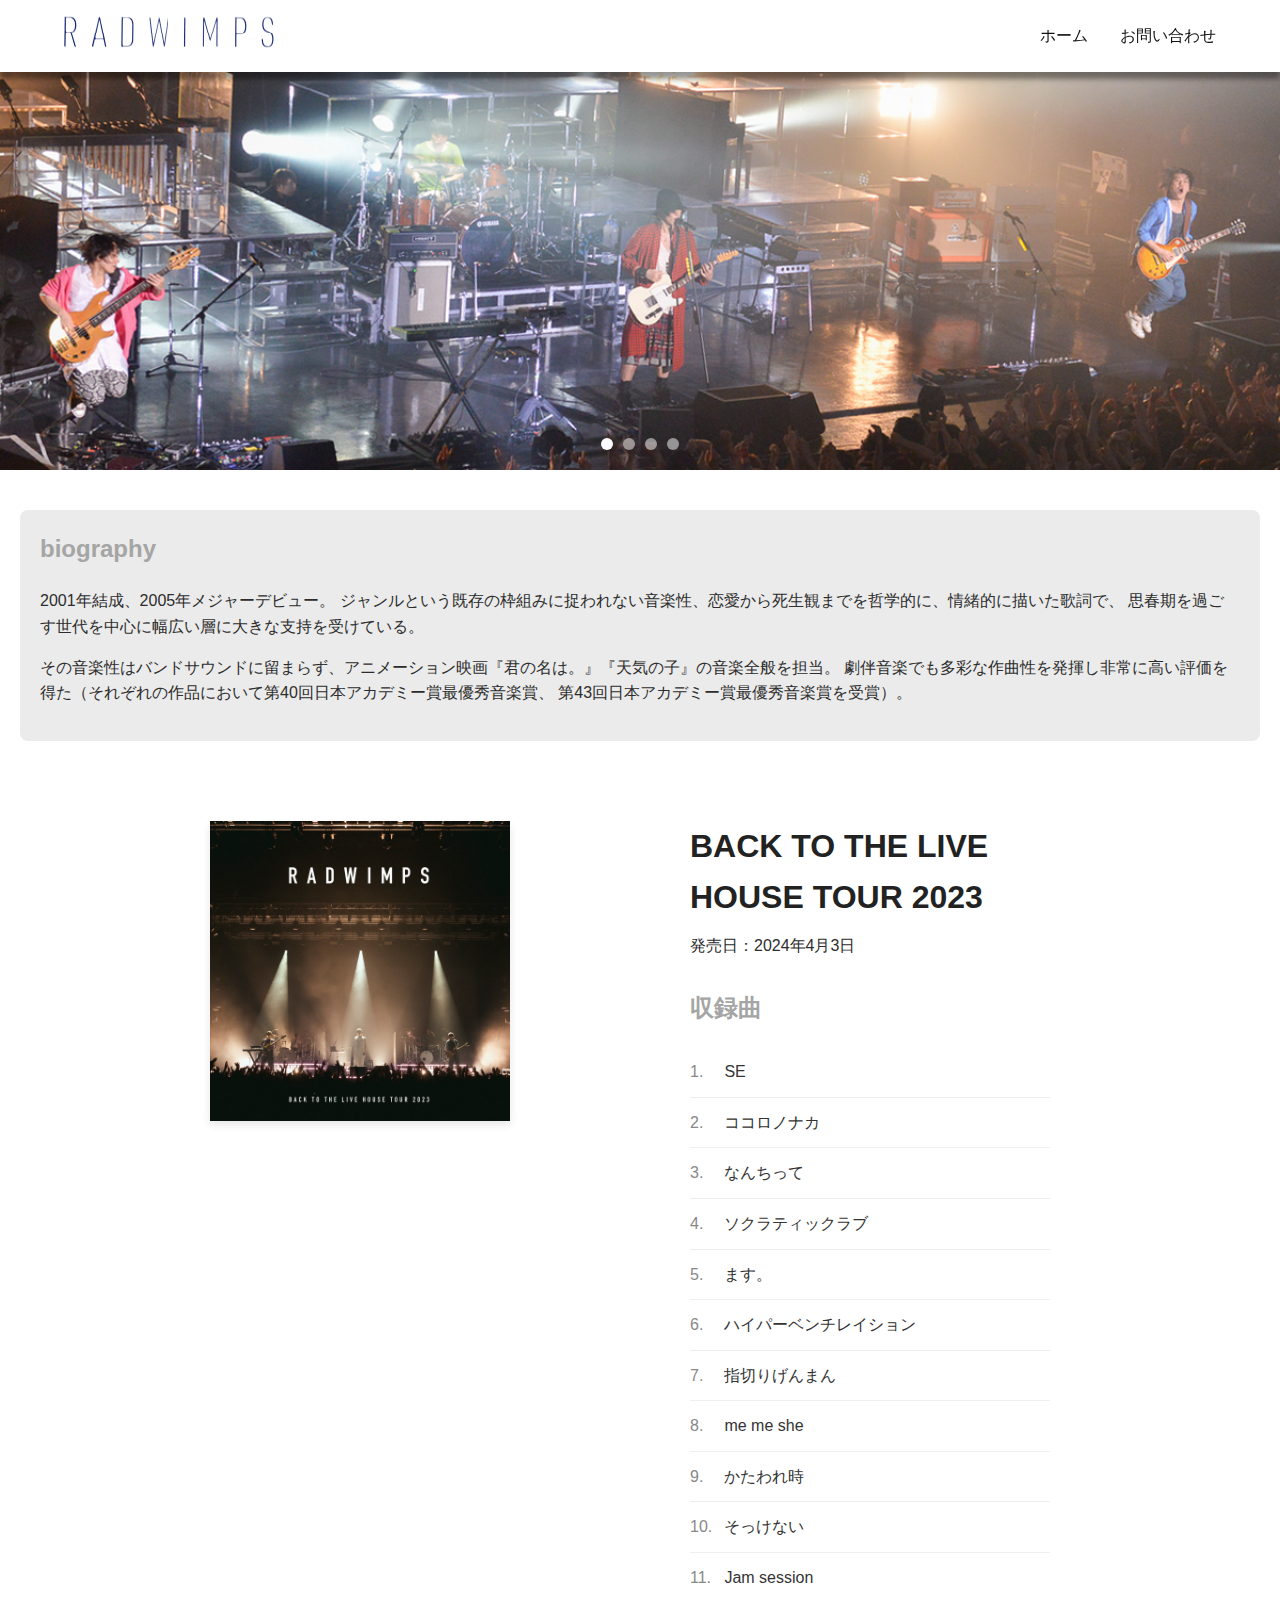
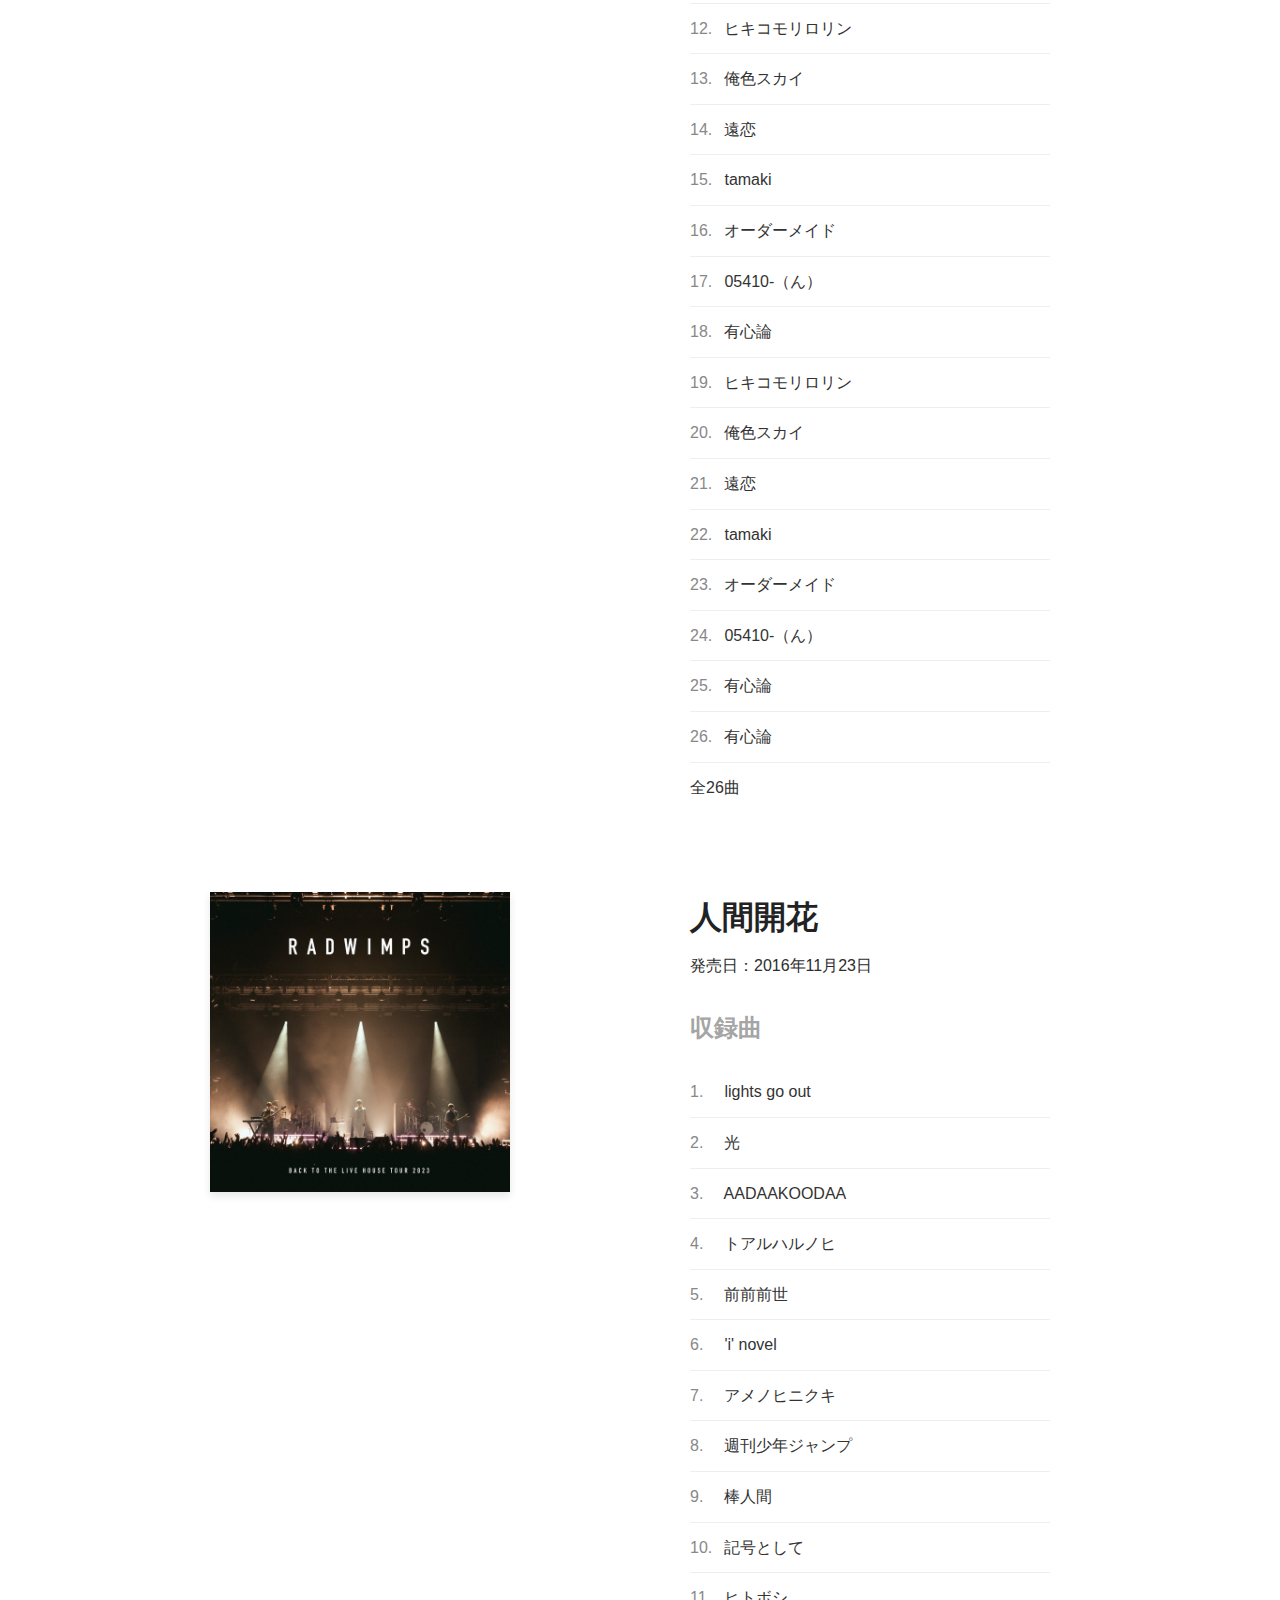
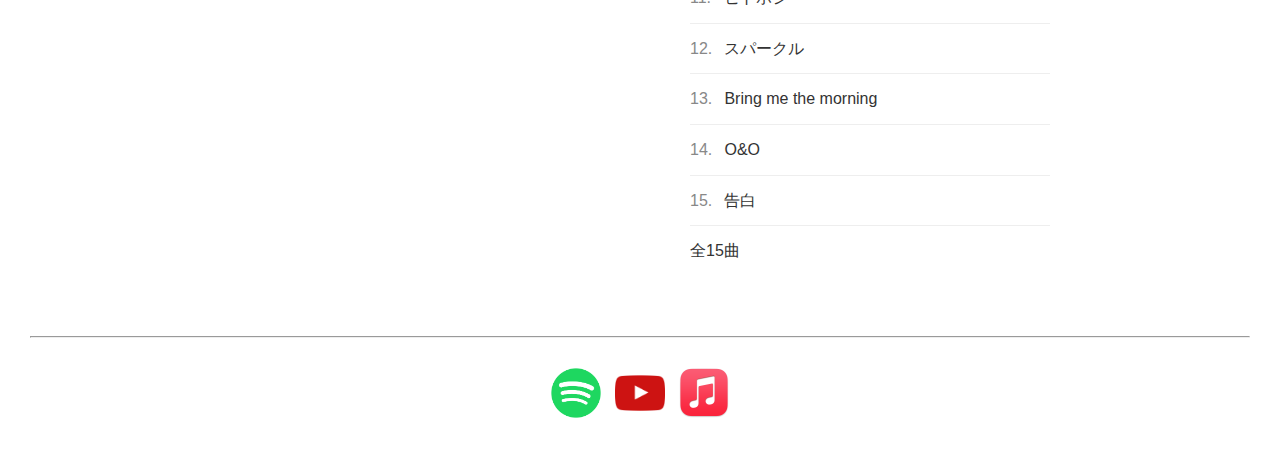
<file: index.html>
<!doctype html>
<html lang="ja">
    <head>
        <meta charset="utf-8">
        <meta name="viewport"  content="width=device-width,initial-scale=1.0">
        <link rel="stylesheet" type="text/css" href="css/style.css">
    </head>

    <body>
        <!--ヘッダー-->
        <header>
            <div class="header-container">
                <a href="/"><img src="img/logo.png"></a>
                <nav>
                    <ul class="nav-menu">
                        <li><a href="/">ホーム</a></li>
                        <li><a href="/">お問い合わせ</a></li>
                    </ul>
                    <div class="hamburger">
                        <span class="bar"></span>
                        <span class="bar"></span>
                        <span class="bar"></span>
                    </div>
                </nav>
            </div>
        </header>
        <!--ヘッダー終わり-->
        
        <!--スライド-->
        <div class="slider-container">
            <div class="slider">
                <div class="slide">
                    <img src="img/pic1.png" alt="スライド1">
                </div>
                <div class="slide">
                    <img src="img/pic2.png" alt="スライド2">
                </div>
                <div class="slide">
                    <img src="img/pic3.png" alt="スライド3">
                </div>
                <div class="slide">
                    <img src="img/pic4.png" alt="スライド4">
                </div>
            </div>
            <div class="slider-controls">
                <div class="slider-dot active"></div>
                <div class="slider-dot"></div>
                <div class="slider-dot"></div>
                <div class="slider-dot"></div>
            </div>
        </div>
        <!--スライド終わり-->
        
        <!--説明-->
        <div class="content-container">
            <section class="content-section">
                <h2>biography</h2>
                <p>
                    2001年結成、2005年メジャーデビュー。
                    ジャンルという既存の枠組みに捉われない音楽性、恋愛から死生観までを哲学的に、情緒的に描いた歌詞で、
                    思春期を過ごす世代を中心に幅広い層に大きな支持を受けている。
                </p>
                <p>
                    その音楽性はバンドサウンドに留まらず、アニメーション映画『君の名は。』『天気の子』の音楽全般を担当。
                    劇伴音楽でも多彩な作曲性を発揮し非常に高い評価を得た（それぞれの作品において第40回日本アカデミー賞最優秀音楽賞、
                    第43回日本アカデミー賞最優秀音楽賞を受賞）。
                </p>
            </section>
        </div>
        <!--説明終わり-->

        <!--アルバム-->
        <div class="album-container">
            <div class="album-cover">
                <img src="./img/album1.jpg" alt="アルバムカバー">
            </div>
            <div class="album-info">
                <h1 class="album-title">BACK TO THE LIVE HOUSE TOUR 2023</h1>
                <div class="release-info">
                    <p>発売日：2024年4月3日</p>
                </div>
                <h2>収録曲</h2>
                <ul class="track-list">
                    <li><span class="track-number">1.</span> SE</li>
                    <li><span class="track-number">2.</span> ココロノナカ</li>
                    <li><span class="track-number">3.</span> なんちって</li>
                    <li><span class="track-number">4.</span> ソクラティックラブ</li>
                    <li><span class="track-number">5.</span> ます。</li>
                    <li><span class="track-number">6.</span> ハイパーベンチレイション</li>
                    <li><span class="track-number">7.</span> 指切りげんまん</li>
                    <li><span class="track-number">8.</span> me me she</li>
                    <li><span class="track-number">9.</span> かたわれ時</li>
                    <li><span class="track-number">10.</span> そっけない</li>
                    <li><span class="track-number">11.</span> Jam session</li>
                    <li><span class="track-number">12.</span> ヒキコモリロリン</li>
                    <li><span class="track-number">13.</span> 俺色スカイ</li>
                    <li><span class="track-number">14.</span> 遠恋</li>
                    <li><span class="track-number">15.</span> tamaki</li>
                    <li><span class="track-number">16.</span> オーダーメイド</li>
                    <li><span class="track-number">17.</span> 05410-（ん）</li>
                    <li><span class="track-number">18.</span> 有心論</li>
                    <li><span class="track-number">19.</span> ヒキコモリロリン</li>
                    <li><span class="track-number">20.</span> 俺色スカイ</li>
                    <li><span class="track-number">21.</span> 遠恋</li>
                    <li><span class="track-number">22.</span> tamaki</li>
                    <li><span class="track-number">23.</span> オーダーメイド</li>
                    <li><span class="track-number">24.</span> 05410-（ん）</li>
                    <li><span class="track-number">25.</span> 有心論</li>
                    <li><span class="track-number">26.</span> 有心論</li>
                    <li>全26曲</li>
                </ul>
            </div>
        </div>

        <div class="album-container">
            <div class="album-cover">
                <img src="./img/album1.jpg" alt="アルバムカバー">
            </div>
            <div class="album-info">
                <h1 class="album-title">人間開花</h1>
                <div class="release-info">
                    <p>発売日：2016年11月23日</p>
                </div>
                <h2>収録曲</h2>
                <ul class="track-list">
                    <li><span class="track-number">1.</span> lights go out</li>
                    <li><span class="track-number">2.</span> 光</li>
                    <li><span class="track-number">3.</span> AADAAKOODAA</li>
                    <li><span class="track-number">4.</span> トアルハルノヒ</li>
                    <li><span class="track-number">5.</span> 前前前世</li>
                    <li><span class="track-number">6.</span> 'i' novel</li>
                    <li><span class="track-number">7.</span> アメノヒニクキ</li>
                    <li><span class="track-number">8.</span> 週刊少年ジャンプ</li>
                    <li><span class="track-number">9.</span> 棒人間</li>
                    <li><span class="track-number">10.</span> 記号として</li>
                    <li><span class="track-number">11.</span> ヒトボシ</li>
                    <li><span class="track-number">12.</span> スパークル</li>
                    <li><span class="track-number">13.</span> Bring me the morning</li>
                    <li><span class="track-number">14.</span> O&O</li>
                    <li><span class="track-number">15.</span> 告白</li>
                    <li>全15曲</li>
                </ul>
            </div>
        </div>
        <!--アルバム終わり-->

        <hr style="margin:30px;">

        <div class="music-service">
            <a href="https://open.spotify.com/intl-ja/artist/1EowJ1WwkMzkCkRomFhui7" target="_blank"><img src="./img/icon/Spotify_Icon_RGB_Green.png"></a>
            <a href="https://www.youtube.com/channel/UCIVqvhyo8ttjYOmMJuhq_YQ" target="_blank"><img src="./img/icon/432560.webp"></a>
            <a href="https://music.apple.com/jp/artist/radwimps/91160335" target="_blank"><img src="./img/icon/14afc11a08e3fe617b2404ee08a0d0af.png"></a>
        </div>

        <!--
            <div class="music-service">
                <img src="./img/icon/Spotify_Icon_RGB_Green.png">
                <img src="./img/icon/432560.webp">
                <img src="./img/icon/14afc11a08e3fe617b2404ee08a0d0af.png">
            </div>
        -->

        <!-- 使ったスクリプト -->
        <script src="js/menu.js"></script>
        <script src="js/slide.js"></script>
    </body>
</html>
</file>
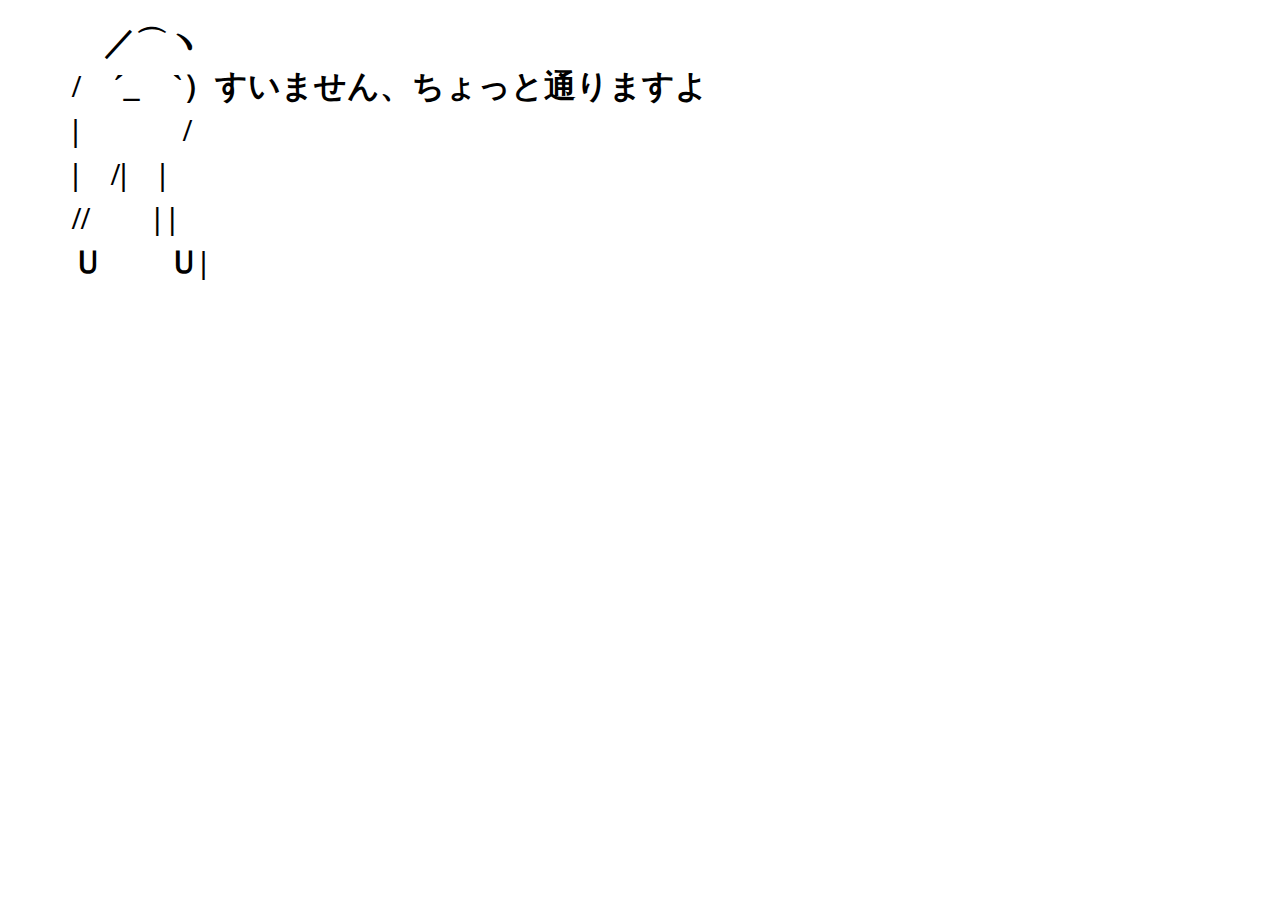
<file: help/index.html>
<!DOCTYPE html>
<html lang="en">
<head>
    <meta charset="UTF-8">
    <meta name="viewport" content="width=device-width, initial-scale=1.0">
    <title>ヘルプ</title>
</head>
<body>
    <h1>       
        　　　／⌒ヽ<br>
        　　/　´_ゝ`）すいません、ちょっと通りますよ<br>
        　　|　 　　/<br>
        　　|　/|　|<br>
        　　//　　| |<br>
        　　Ｕ　　Ｕ|<br>
    </h1>
</body>
</html>
</file>
<file: css/style.css>
* {
    margin: 0;
    padding: 0;
    box-sizing: border-box;
}

header {
    background-color: #ffffff;
    padding: 1rem 5%;
    box-shadow: 0 7px 5px rgba(0, 0, 0, 0.4);
    position: fixed;
    width: 100%;
    top: 0;
    z-index: 1000;
}

.header-container {
    display: flex;
    justify-content: space-between;
    align-items: center;
    max-width: 1200px;
    margin: 0 auto;
}

.nav-menu {
    display: flex;
    gap: 2rem;
    list-style: none;
}

.nav-menu a {
    color: #101010;
    text-decoration: none;
    font-weight: 500;
    transition: color 0.3s;
}

.nav-menu a:hover {
    color: #007bff;
}

.hamburger {
    display: none;
    cursor: pointer;
}

.bar {
    display: block;
    width: 25px;
    height: 3px;
    margin: 5px auto;
    background-color: #e0e0e0;
    transition: all 0.3s ease-in-out;
}

/* レスポンシブ対応 */
/* 横幅が短いときに適応 */
@media (max-width: 768px) {
    .hamburger {
        display: block;
    }

    .hamburger.active .bar:nth-child(2) {
        opacity: 0;
    }

    .hamburger.active .bar:nth-child(1) {
        transform: translateY(8px) rotate(45deg);
    }

    .hamburger.active .bar:nth-child(3) {
        transform: translateY(-8px) rotate(-45deg);
    }

    .nav-menu {
        position: fixed;
        left: -100%;
        top: 70px;
        gap: 0;
        flex-direction: column;
        background-color: #ffffff;
        width: 100%;
        text-align: center;
        transition: 0.3s;
        box-shadow: 0 7px 5px rgba(0,0,0,0.3);
    }

    .nav-menu.active {
        left: 0;
    }

    .nav-menu li {
        margin: 16px 0;
    }
}

/* スライダーのスタイル */
.slider-container {
    width: 100%;
    height: 400px;
    position: relative;
    overflow: hidden;
    margin-top: 70px; /* ヘッダーの高さ分を確保 */
}

.slider {
    display: flex;
    width: 400%; /* 画像4枚分 */
    height: 100%;
    transition: transform 0.5s ease-in-out;
}

.slide {
    width: 25%; /* 100% ÷ 画像枚数 */
    height: 100%;
    position: relative;
}

.slide img {
    width: 100%;
    height: 100%;
    object-fit: cover;
}

/* スライダーコントロール */
.slider-controls {
    position: absolute;
    bottom: 20px;
    left: 50%;
    transform: translateX(-50%);
    display: flex;
    gap: 10px;
    z-index: 100;
}

.slider-dot {
    width: 12px;
    height: 12px;
    border-radius: 50%;
    background: rgba(255, 255, 255, 0.5);
    cursor: pointer;
    transition: background 0.3s;
}

.slider-dot.active {
    background: rgb(250, 250, 250);
}

/* コンテンツエリアのスタイル */
.content-container {
    max-width: 1400px;
    margin: 20px auto;
    background-color: #ffffff; /* コンテンツ部分の濃い灰色 */
    padding: 20px;
    border-radius: 8px;
}

.content-section {
    background-color: #ebebeb; /* 薄めの灰色 */
    padding: 20px;
    border-radius: 8px;
    color: #ffffff;
}

body {
    background-color: #ffffff; /* ダークグレー背景 */
    color: #e0e0e0; /* 明るい文字色 */
}

h2 {
    color: #a5a5a5;
    margin-bottom: 20px;
    font-size: 24px;
}

p {
    color: #2d2d2d;
    margin-bottom: 15px;
}

/* レスポンシブ対応 */
@media (max-width: 768px) {
    .slider-container {
        height: 300px;
    }

    .content-container {
        padding: 0 15px;
    }
}

* {
    margin: 0;
    padding: 0;
    box-sizing: border-box;
}

body {
    font-family: 'Helvetica Neue', Arial, sans-serif;
    line-height: 1.6;
    color: #333;
    min-height: 100vh;
    display: block;
}

.album-container {
    width: 100%;
    max-width: 900px;
    margin: 40px auto;
    display: flex;
    gap: 80px;  /* 間隔を40pxから80pxに増加 */
    align-items: flex-start;
    padding: 20px;  /* コンテナ全体にパディングを追加 */
}

.album-cover {
    width: 300px;
    flex-shrink: 0;
}

.album-cover img {
    width: 100%;
    height: auto;
    box-shadow: 0 4px 8px rgba(0,0,0,0.1);
}

.album-info {
    flex: 1;
    min-width: 0;
    padding-right: 20px;  /* 右側にもパディングを追加 */
    padding-left: 100px;
}

.album-title {
    font-size: 2em;
    margin-bottom: 10px;
    color: #222;
}

.release-info {
    margin-bottom: 30px;
}

.release-info p {
    margin-bottom: 8px;
}

.track-list {
    list-style: none;
}

.track-list li {
    padding: 12px 0;
    border-bottom: 1px solid #eee;
}

.track-list li:last-child {
    border-bottom: none;
}

.track-number {
    display: inline-block;
    width: 30px;
    color: #888;
}

@media (max-width: 768px) {
    .album-container {
        flex-direction: column;
        align-items: center;
        gap: 40px;  /* モバイル表示時は間隔を少し狭める */
        margin: 20px auto;
        padding: 15px;  /* モバイル表示時のパディングを調整 */
    }
    
    .album-cover {
        width: 100%;
        max-width: 300px;
    }
    
    .album-info {
        width: 100%;
        padding: 0 15px;
    }
}

.music-service {
    text-align: center;
}

.music-service img {
    width: 50px;
    height: 50px;
    margin-right: 5px;
    margin-left: 5px;
    margin-bottom: 30px;
}
</file>
